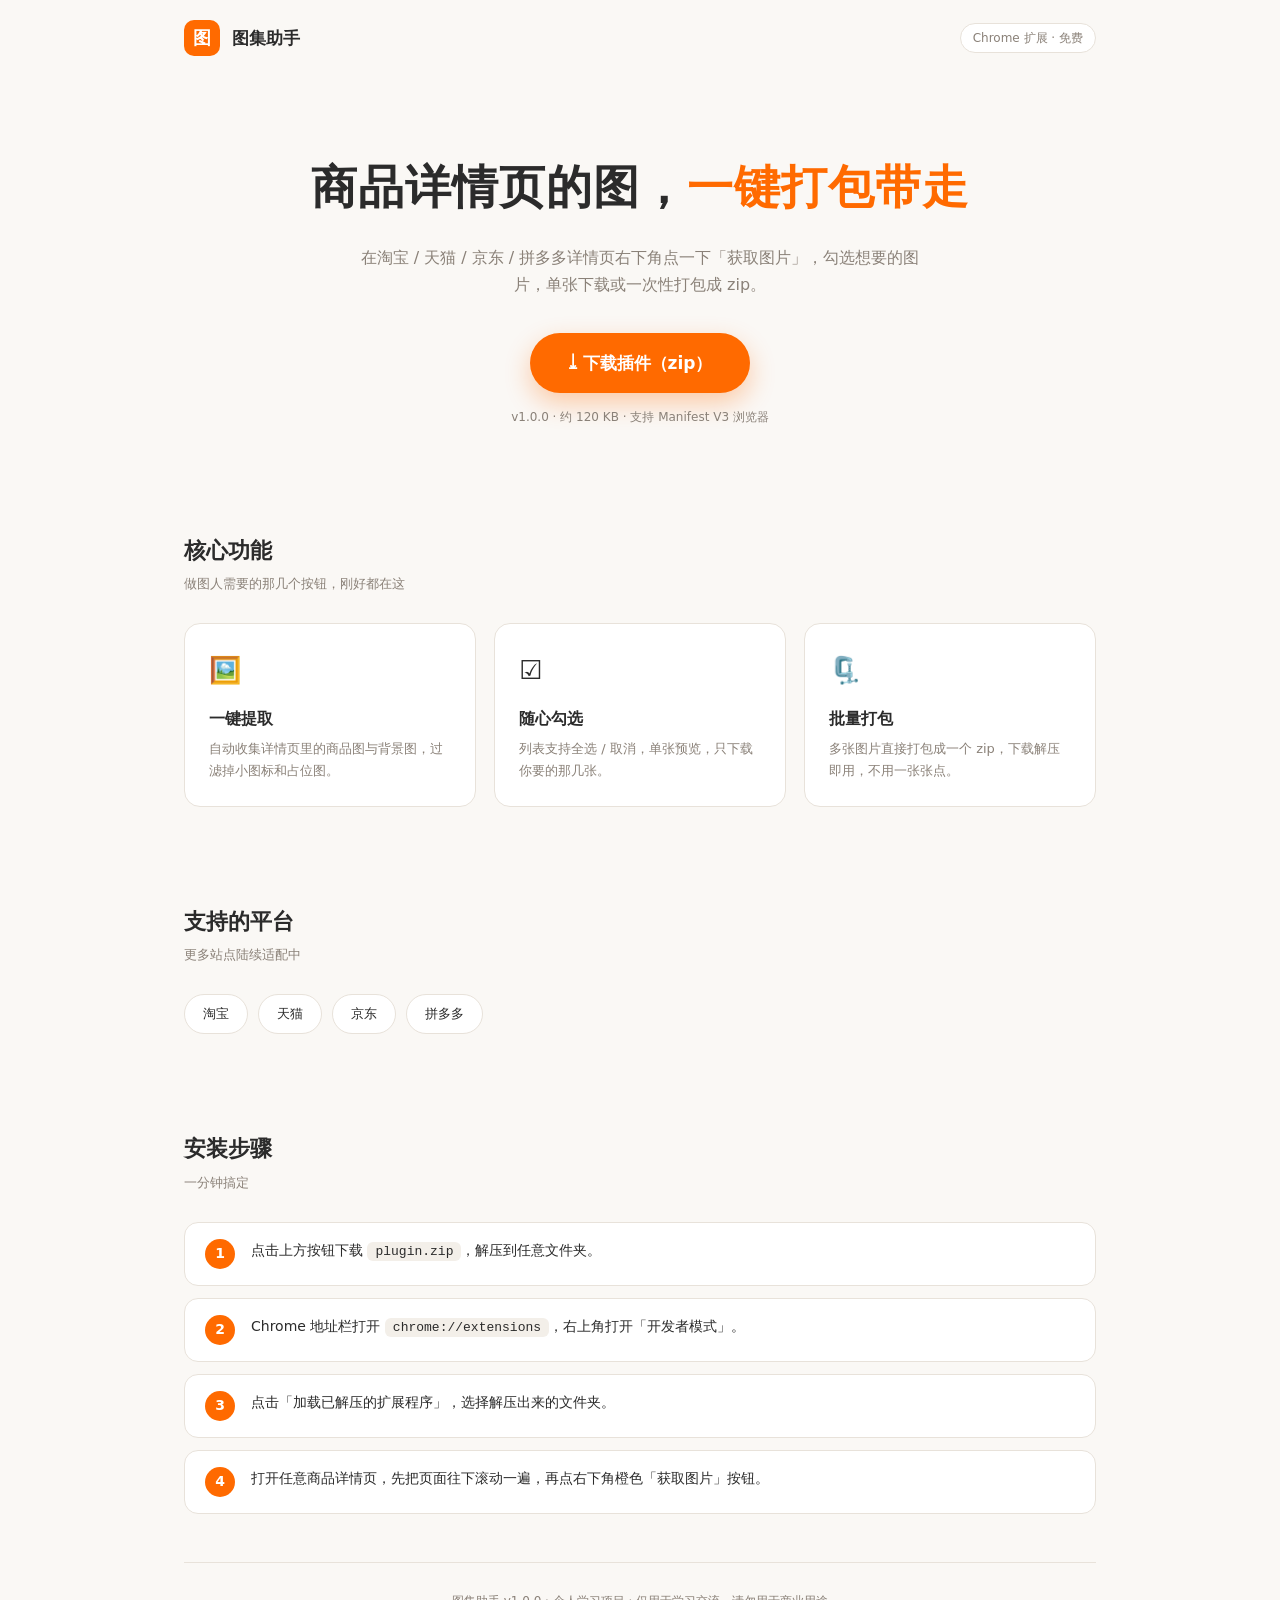
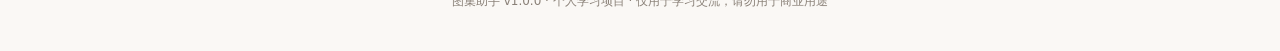
<file: docs/index.html>
<!DOCTYPE html>
<html lang="zh-CN">
<head>
<meta charset="UTF-8">
<meta name="viewport" content="width=device-width, initial-scale=1.0">
<title>图集助手 · 电商详情页图片一键提取</title>
<style>
:root { --accent: #ff6a00; --bg: #faf8f5; --ink: #2b2b2b; --muted: #8a8178; --line: #e8e2da; }
* { box-sizing: border-box; margin: 0; padding: 0; }
body { background: var(--bg); color: var(--ink); font-family: system-ui, -apple-system, "PingFang SC", "Microsoft YaHei", sans-serif; line-height: 1.7; }
.wrap { max-width: 960px; margin: 0 auto; padding: 0 24px; }
header { display: flex; align-items: center; gap: 12px; padding: 20px 0; }
.logo { width: 36px; height: 36px; border-radius: 10px; background: var(--accent); display: grid; place-items: center; color: #fff; font-weight: 800; font-size: 18px; }
.brand { font-weight: 700; font-size: 17px; }
.tag { margin-left: auto; font-size: 12px; color: var(--muted); border: 1px solid var(--line); padding: 4px 12px; border-radius: 999px; background: #fff; }
.hero { padding: 72px 0 56px; text-align: center; }
.hero h1 { font-size: clamp(30px, 5vw, 46px); letter-spacing: 1px; }
.hero h1 em { font-style: normal; color: var(--accent); }
.hero p { color: var(--muted); margin: 18px auto 34px; max-width: 560px; }
.btn { display: inline-flex; align-items: center; gap: 10px; background: var(--accent); color: #fff; text-decoration: none; font-weight: 700; font-size: 17px; padding: 16px 38px; border-radius: 999px; box-shadow: 0 10px 26px rgba(255, 106, 0, 0.32); transition: transform 0.15s ease, box-shadow 0.15s ease; }
.btn:hover { transform: translateY(-2px); box-shadow: 0 14px 32px rgba(255, 106, 0, 0.42); }
.ver { display: block; margin-top: 14px; font-size: 12px; color: var(--muted); }
section { padding: 48px 0; }
.section-title { font-size: 22px; margin-bottom: 28px; }
.section-title small { display: block; font-size: 13px; color: var(--muted); font-weight: 400; margin-top: 4px; }
.grid3 { display: grid; grid-template-columns: repeat(3, 1fr); gap: 18px; }
.card { background: #fff; border: 1px solid var(--line); border-radius: 16px; padding: 24px; }
.card .ico { font-size: 26px; }
.card h3 { font-size: 16px; margin: 12px 0 6px; }
.card p { font-size: 13px; color: var(--muted); }
.chips { display: flex; flex-wrap: wrap; gap: 10px; }
.chip { background: #fff; border: 1px solid var(--line); padding: 8px 18px; border-radius: 999px; font-size: 13px; }
.steps { display: grid; gap: 12px; }
.step { display: flex; gap: 16px; background: #fff; border: 1px solid var(--line); border-radius: 14px; padding: 16px 20px; align-items: flex-start; }
.step .n { flex: 0 0 30px; height: 30px; border-radius: 50%; background: var(--accent); color: #fff; display: grid; place-items: center; font-weight: 700; font-size: 14px; }
.step p { font-size: 14px; }
.step code { background: #f3efe9; padding: 2px 8px; border-radius: 6px; font-size: 13px; }
footer { border-top: 1px solid var(--line); padding: 28px 0 40px; text-align: center; color: var(--muted); font-size: 12px; }
@media (max-width: 720px) { .grid3 { grid-template-columns: 1fr; } .hero { padding: 48px 0 36px; } }
</style>
</head>
<body>
<div class="wrap">
  <header>
    <div class="logo">图</div>
    <div class="brand">图集助手</div>
    <span class="tag">Chrome 扩展 · 免费</span>
  </header>

  <section class="hero">
    <h1>商品详情页的图，<em>一键打包带走</em></h1>
    <p>在淘宝 / 天猫 / 京东 / 拼多多详情页右下角点一下「获取图片」，勾选想要的图片，单张下载或一次性打包成 zip。</p>
    <a class="btn" href="plugin.zip" download>⤓ 下载插件（zip）</a>
    <span class="ver">v1.0.0 · 约 120 KB · 支持 Manifest V3 浏览器</span>
  </section>

  <section>
    <h2 class="section-title">核心功能<small>做图人需要的那几个按钮，刚好都在这</small></h2>
    <div class="grid3">
      <div class="card"><div class="ico">🖼️</div><h3>一键提取</h3><p>自动收集详情页里的商品图与背景图，过滤掉小图标和占位图。</p></div>
      <div class="card"><div class="ico">☑️</div><h3>随心勾选</h3><p>列表支持全选 / 取消，单张预览，只下载你要的那几张。</p></div>
      <div class="card"><div class="ico">🗜️</div><h3>批量打包</h3><p>多张图片直接打包成一个 zip，下载解压即用，不用一张张点。</p></div>
    </div>
  </section>

  <section>
    <h2 class="section-title">支持的平台<small>更多站点陆续适配中</small></h2>
    <div class="chips">
      <span class="chip">淘宝</span><span class="chip">天猫</span><span class="chip">京东</span><span class="chip">拼多多</span>
    </div>
  </section>

  <section>
    <h2 class="section-title">安装步骤<small>一分钟搞定</small></h2>
    <div class="steps">
      <div class="step"><div class="n">1</div><p>点击上方按钮下载 <code>plugin.zip</code>，解压到任意文件夹。</p></div>
      <div class="step"><div class="n">2</div><p>Chrome 地址栏打开 <code>chrome://extensions</code>，右上角打开「开发者模式」。</p></div>
      <div class="step"><div class="n">3</div><p>点击「加载已解压的扩展程序」，选择解压出来的文件夹。</p></div>
      <div class="step"><div class="n">4</div><p>打开任意商品详情页，先把页面往下滚动一遍，再点右下角橙色「获取图片」按钮。</p></div>
    </div>
  </section>

  <footer>图集助手 v1.0.0 · 个人学习项目 · 仅用于学习交流，请勿用于商业用途</footer>
</div>
</body>
</html>
</file>
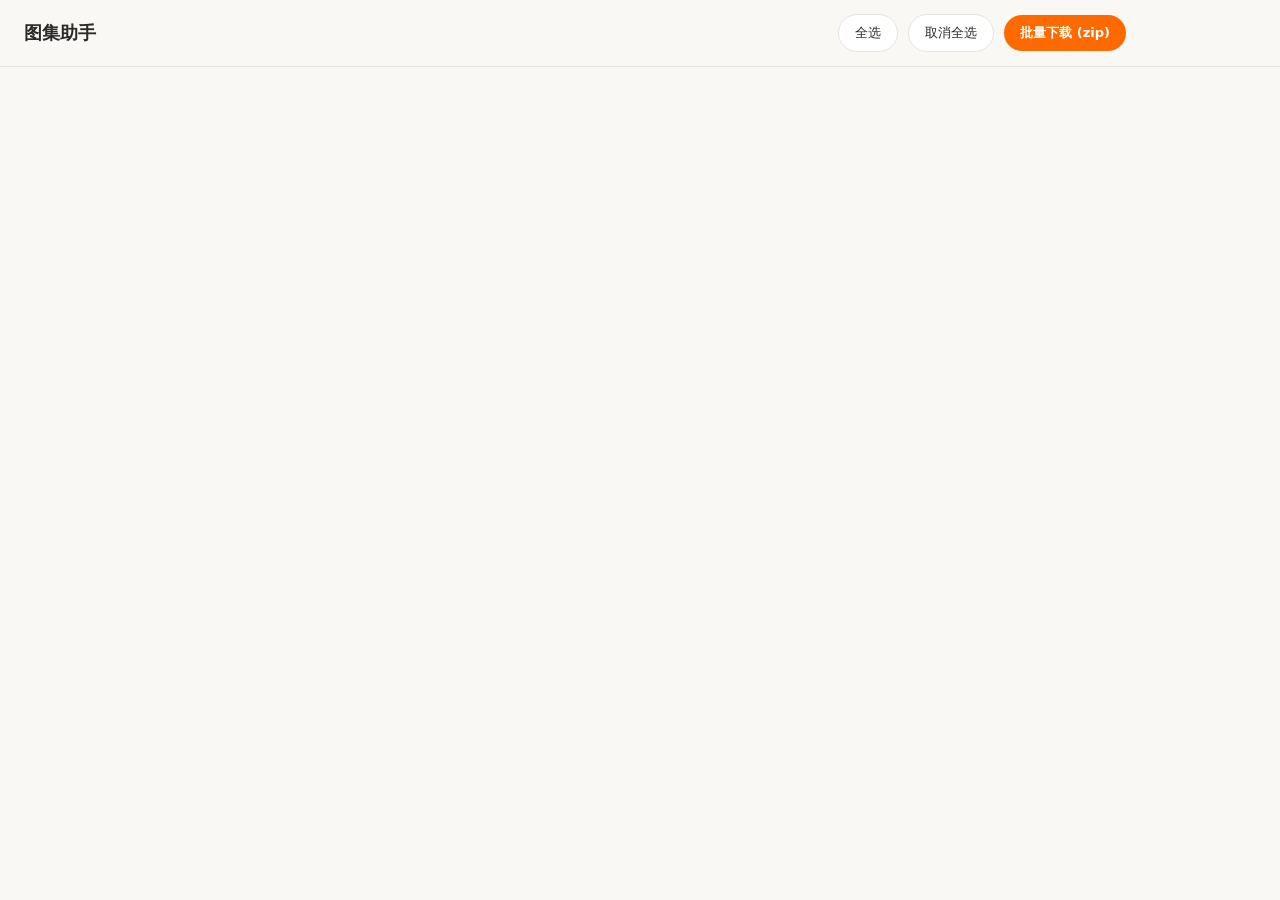
<file: extension/viewer.html>
<!DOCTYPE html>
<html lang="zh-CN">
<head>
<meta charset="UTF-8">
<title>图集助手 · 图片列表</title>
<style>
:root { --accent: #ff6a00; --bg: #faf8f5; --ink: #2b2b2b; --line: #e8e2da; }
* { box-sizing: border-box; }
body { margin: 0; background: var(--bg); color: var(--ink); font-family: system-ui, -apple-system, "PingFang SC", "Microsoft YaHei", sans-serif; }
header { position: sticky; top: 0; z-index: 10; display: flex; align-items: center; gap: 16px; padding: 14px 24px; background: rgba(250, 248, 245, 0.92); backdrop-filter: blur(8px); border-bottom: 1px solid var(--line); }
h1 { font-size: 18px; margin: 0; }
#count { color: #8a8178; font-size: 13px; }
.actions { margin-left: auto; display: flex; gap: 10px; align-items: center; }
button { border: none; cursor: pointer; border-radius: 999px; font-size: 13px; padding: 9px 16px; font-family: inherit; }
button.ghost { background: #fff; border: 1px solid var(--line); color: var(--ink); }
button.primary { background: var(--accent); color: #fff; font-weight: 600; }
button.primary:disabled { opacity: 0.6; cursor: wait; }
#status { font-size: 12px; color: #8a8178; min-width: 120px; text-align: right; }
main { padding: 20px 24px 60px; }
#grid { display: grid; grid-template-columns: repeat(auto-fill, minmax(180px, 1fr)); gap: 14px; }
.card { background: #fff; border: 1px solid var(--line); border-radius: 12px; overflow: hidden; position: relative; }
.card img { width: 100%; height: 150px; object-fit: contain; background: #f3efe9; display: block; }
.card .meta { display: flex; align-items: center; gap: 8px; padding: 8px 10px; font-size: 12px; color: #8a8178; }
.card .meta span { overflow: hidden; text-overflow: ellipsis; white-space: nowrap; flex: 1; }
.card .dl { border: none; background: none; color: var(--accent); cursor: pointer; font-size: 12px; padding: 0; font-family: inherit; }
.card input[type=checkbox] { position: absolute; top: 8px; left: 8px; width: 18px; height: 18px; accent-color: var(--accent); cursor: pointer; }
.empty { text-align: center; color: #8a8178; padding: 80px 0; line-height: 2; }
</style>
</head>
<body>
<header>
  <h1>图集助手</h1>
  <span id="count"></span>
  <div class="actions">
    <button class="ghost" id="selectAll">全选</button>
    <button class="ghost" id="selectNone">取消全选</button>
    <button class="primary" id="zip">批量下载 (zip)</button>
    <span id="status"></span>
  </div>
</header>
<main>
  <div id="grid"></div>
  <div class="empty" id="empty" hidden>没有找到图片——回到商品页，先把页面往下滚动一遍让图片加载出来，再点「获取图片」</div>
</main>
<script src="jszip.min.js"></script>
<script src="viewer.js"></script>
</body>
</html>
</file>
